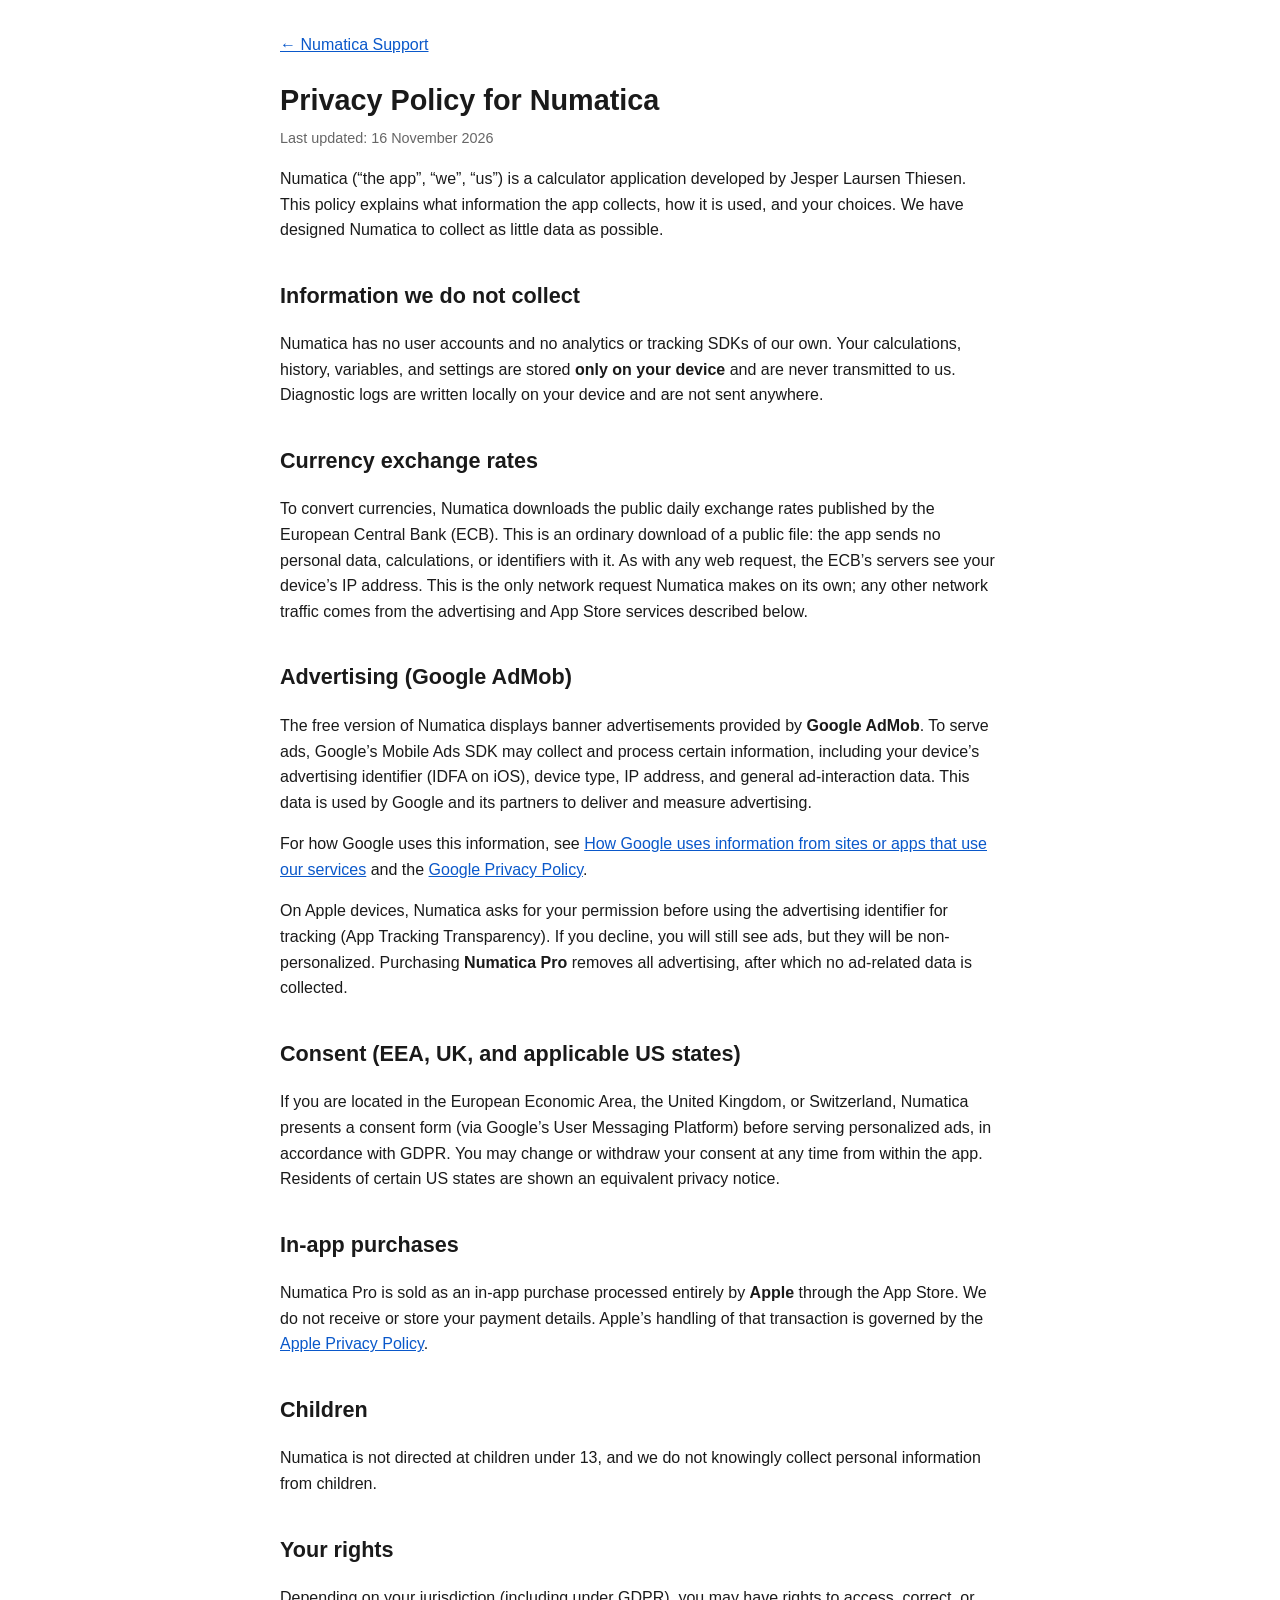
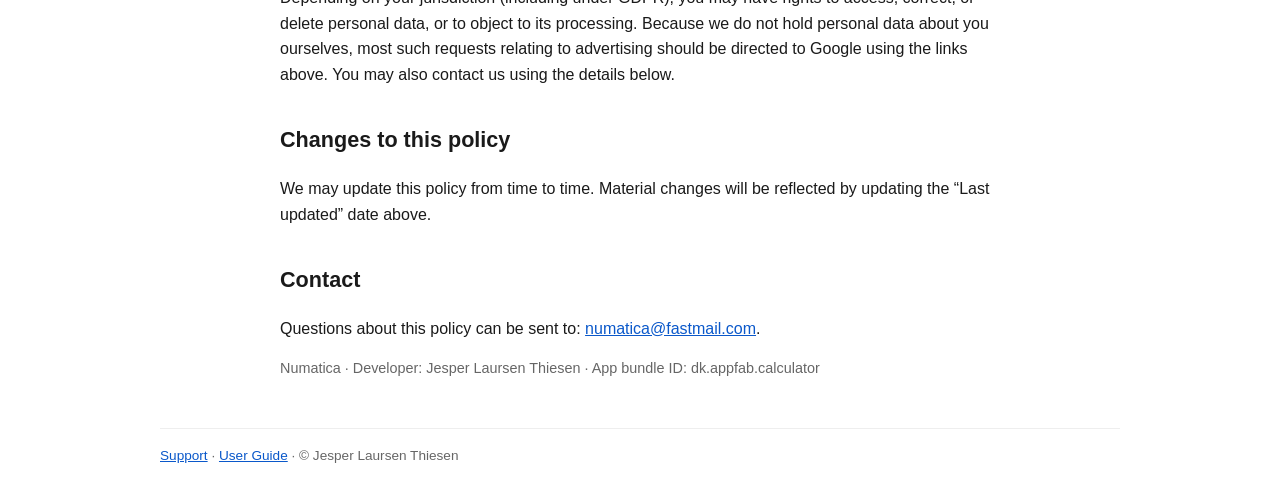
<file: privacy/index.html>
<!DOCTYPE html>
<html lang="en">
<head>
<meta charset="utf-8">
<meta name="viewport" content="width=device-width, initial-scale=1">
<title>Numatica — Privacy Policy</title>
<link rel="icon" href="../favicon.svg" type="image/svg+xml">
<link rel="stylesheet" href="../style.css">
</head>
<body>
<main class="narrow">
<p class="crumb"><a href="../">&larr; Numatica Support</a></p>

<h1>Privacy Policy for Numatica</h1>
<p class="updated">Last updated: 16 November 2026</p>

<p>
  Numatica (“the app”, “we”, “us”) is a calculator application developed by Jesper Laursen Thiesen.
  This policy explains what information the app collects, how it is used, and your choices. We have
  designed Numatica to collect as little data as possible.
</p>

<h2>Information we do not collect</h2>
<p>
  Numatica has no user accounts and no analytics or tracking SDKs of our own. Your calculations,
  history, variables, and settings are stored <strong>only on your device</strong> and are never
  transmitted to us. Diagnostic logs are written locally on your device and are not sent anywhere.
</p>

<h2>Currency exchange rates</h2>
<p>
  To convert currencies, Numatica downloads the public daily exchange rates published by the
  European Central Bank (ECB). This is an ordinary download of a public file: the app sends no
  personal data, calculations, or identifiers with it. As with any web request, the ECB’s servers
  see your device’s IP address. This is the only network request Numatica makes on its own;
  any other network traffic comes from the advertising and App Store services described below.
</p>

<h2>Advertising (Google AdMob)</h2>
<p>
  The free version of Numatica displays banner advertisements provided by
  <strong>Google AdMob</strong>. To serve ads, Google’s Mobile Ads SDK may collect and process
  certain information, including your device’s advertising identifier (IDFA on iOS), device type,
  IP address, and general ad-interaction data. This data is used by Google and its partners to
  deliver and measure advertising.
</p>
<p>
  For how Google uses this information, see
  <a href="https://policies.google.com/technologies/partner-sites">
  How Google uses information from sites or apps that use our services</a> and the
  <a href="https://policies.google.com/privacy">Google Privacy Policy</a>.
</p>
<p>
  On Apple devices, Numatica asks for your permission before using the advertising identifier for
  tracking (App Tracking Transparency). If you decline, you will still see ads, but they will be
  non-personalized. Purchasing <strong>Numatica Pro</strong> removes all advertising, after which no
  ad-related data is collected.
</p>

<h2>Consent (EEA, UK, and applicable US states)</h2>
<p>
  If you are located in the European Economic Area, the United Kingdom, or Switzerland, Numatica
  presents a consent form (via Google’s User Messaging Platform) before serving personalized ads,
  in accordance with GDPR. You may change or withdraw your consent at any time from within the app.
  Residents of certain US states are shown an equivalent privacy notice.
</p>

<h2>In-app purchases</h2>
<p>
  Numatica Pro is sold as an in-app purchase processed entirely by <strong>Apple</strong> through the
  App Store. We do not receive or store your payment details. Apple’s handling of that transaction
  is governed by the <a href="https://www.apple.com/legal/privacy/">Apple Privacy Policy</a>.
</p>

<h2>Children</h2>
<p>
  Numatica is not directed at children under 13, and we do not knowingly collect personal information
  from children.
</p>

<h2>Your rights</h2>
<p>
  Depending on your jurisdiction (including under GDPR), you may have rights to access, correct, or
  delete personal data, or to object to its processing. Because we do not hold personal data about
  you ourselves, most such requests relating to advertising should be directed to Google using the
  links above. You may also contact us using the details below.
</p>

<h2>Changes to this policy</h2>
<p>
  We may update this policy from time to time. Material changes will be reflected by updating the
  “Last updated” date above.
</p>

<h2>Contact</h2>
<p>
  Questions about this policy can be sent to:
  <a href="mailto:numatica@fastmail.com">numatica@fastmail.com</a>.
</p>

<p class="updated">Numatica · Developer: Jesper Laursen Thiesen · App bundle ID: dk.appfab.calculator</p>
</main>
<footer>
  <a href="../">Support</a> &middot;
  <a href="../guide/">User Guide</a> &middot;
  &copy; Jesper Laursen Thiesen
</footer>
</body>
</html>
</file>
<file: style.css>
:root {
  --bg: #ffffff;
  --fg: #1a1a1a;
  --muted: #666;
  --rule: #eee;
  --link: #0a58ca;
  --card: #f6f8fa;
  --accent: #35d1ea;
  --navy: #1b2335;
}
@media (prefers-color-scheme: dark) {
  :root {
    --bg: #11151f;
    --fg: #e8eaf0;
    --muted: #9aa3b5;
    --rule: #262d3d;
    --link: #6cb6ff;
    --card: #1b2335;
  }
}
* { box-sizing: border-box; }
body {
  font-family: -apple-system, BlinkMacSystemFont, "Segoe UI", Roboto, Helvetica, Arial, sans-serif;
  line-height: 1.6; color: var(--fg); background: var(--bg);
  margin: 0; padding: 2rem 1.25rem;
}
main { max-width: 960px; margin: 0 auto; }
main.narrow { max-width: 720px; }
h1 { font-size: 1.8rem; margin-bottom: 0.25rem; }
h2 { font-size: 1.35rem; margin-top: 2.25rem; }
h3 { font-size: 1.1rem; margin-top: 1.5rem; }
a { color: var(--link); }
code, pre { font-family: ui-monospace, SFMono-Regular, Menlo, Consolas, monospace; }
code { background: var(--card); padding: 0.1em 0.35em; border-radius: 4px; font-size: 0.92em; }
hr { border: 0; border-top: 1px solid var(--rule); margin: 2rem 0; }
.crumb { margin: 0 0 1rem; }
.updated { color: var(--muted); font-size: 0.9rem; margin-top: 0; }

header.hero { display: flex; align-items: center; gap: 1.25rem; margin-bottom: 1rem; }
header.hero img { width: 96px; height: 96px; flex: none; }
header.hero h1 { margin: 0; }
header.hero p { margin: 0.25rem 0 0; color: var(--muted); }

.store-badge { margin: 1.5rem 0; }
.store-badge a { display: inline-block; line-height: 0; border-radius: 9px; }
.store-badge img { display: block; width: auto; height: 65px; }
.store-badge a:focus-visible { outline: 3px solid var(--accent); outline-offset: 3px; }

.contact {
  background: var(--card); border-left: 4px solid var(--accent);
  border-radius: 6px; padding: 1rem 1.25rem; margin: 1.5rem 0;
}
.contact h2 { margin: 0 0 0.25rem; font-size: 1.15rem; }
.contact p { margin: 0; font-size: 1.1rem; }

details { border-bottom: 1px solid var(--rule); padding: 0.6rem 0; }
summary { cursor: pointer; font-weight: 600; }
details > :not(summary) { margin: 0.5rem 0 0; }
details pre {
  white-space: pre-wrap; overflow-wrap: anywhere; font-size: 0.8rem;
  background: var(--card); padding: 0.75rem; border-radius: 6px;
}

.shots {
  list-style: none; padding: 0; margin: 1rem 0;
  display: grid; grid-template-columns: repeat(auto-fill, minmax(190px, 1fr)); gap: 1.25rem;
}
.shots figure { margin: 0; }
.shots img {
  display: block; width: 100%; height: auto;
  border-radius: 14px;
}
.shots figcaption { text-align: center; font-size: 0.85rem; color: var(--muted); margin-top: 0.4rem; }

footer {
  max-width: 960px; margin: 3rem auto 0; color: var(--muted); font-size: 0.85rem;
  border-top: 1px solid var(--rule); padding-top: 1rem;
}

.about h3 { margin-top: 1.5rem; }
.about ul { padding-left: 1.25rem; }

.shots .zoom {
  display: block; width: 100%; padding: 0; border: 0; background: none;
  cursor: zoom-in; border-radius: 14px;
}
.shots .zoom:focus-visible { outline: 3px solid var(--accent); outline-offset: 3px; }

html.lb-open { overflow: hidden; }
.lightbox {
  position: fixed; inset: 0; width: 100vw; height: 100vh; max-width: none; max-height: none;
  margin: 0; padding: 0; border: 0; background: rgba(8, 11, 18, 0.94); color: #fff;
  cursor: zoom-out;
}
.lightbox[open] { display: flex; flex-direction: column; align-items: center; justify-content: center; }
.lightbox::backdrop { background: rgba(8, 11, 18, 0.94); }
.lightbox img {
  max-width: 100vw; max-height: calc(100vh - 3rem); width: auto; height: auto; object-fit: contain;
}
.lb-caption { margin: 0; height: 3rem; line-height: 3rem; font-size: 0.95rem; color: #cfd6e4; }
.lb-btn {
  position: absolute; border: 0; border-radius: 50%; width: 2.75rem; height: 2.75rem;
  background: rgba(255, 255, 255, 0.14); color: #fff; font-size: 1.75rem; line-height: 1;
  cursor: pointer;
}
.lb-btn:hover, .lb-btn:focus-visible { background: rgba(255, 255, 255, 0.28); }
.lb-close { top: 0.75rem; right: 0.75rem; }
.lb-prev { left: 0.75rem; top: 50%; transform: translateY(-50%); }
.lb-next { right: 0.75rem; top: 50%; transform: translateY(-50%); }
@media (prefers-reduced-motion: no-preference) {
  .lightbox[open] { animation: lb-fade 0.15s ease-out; }
  @keyframes lb-fade { from { opacity: 0; } to { opacity: 1; } }
}
</file>
